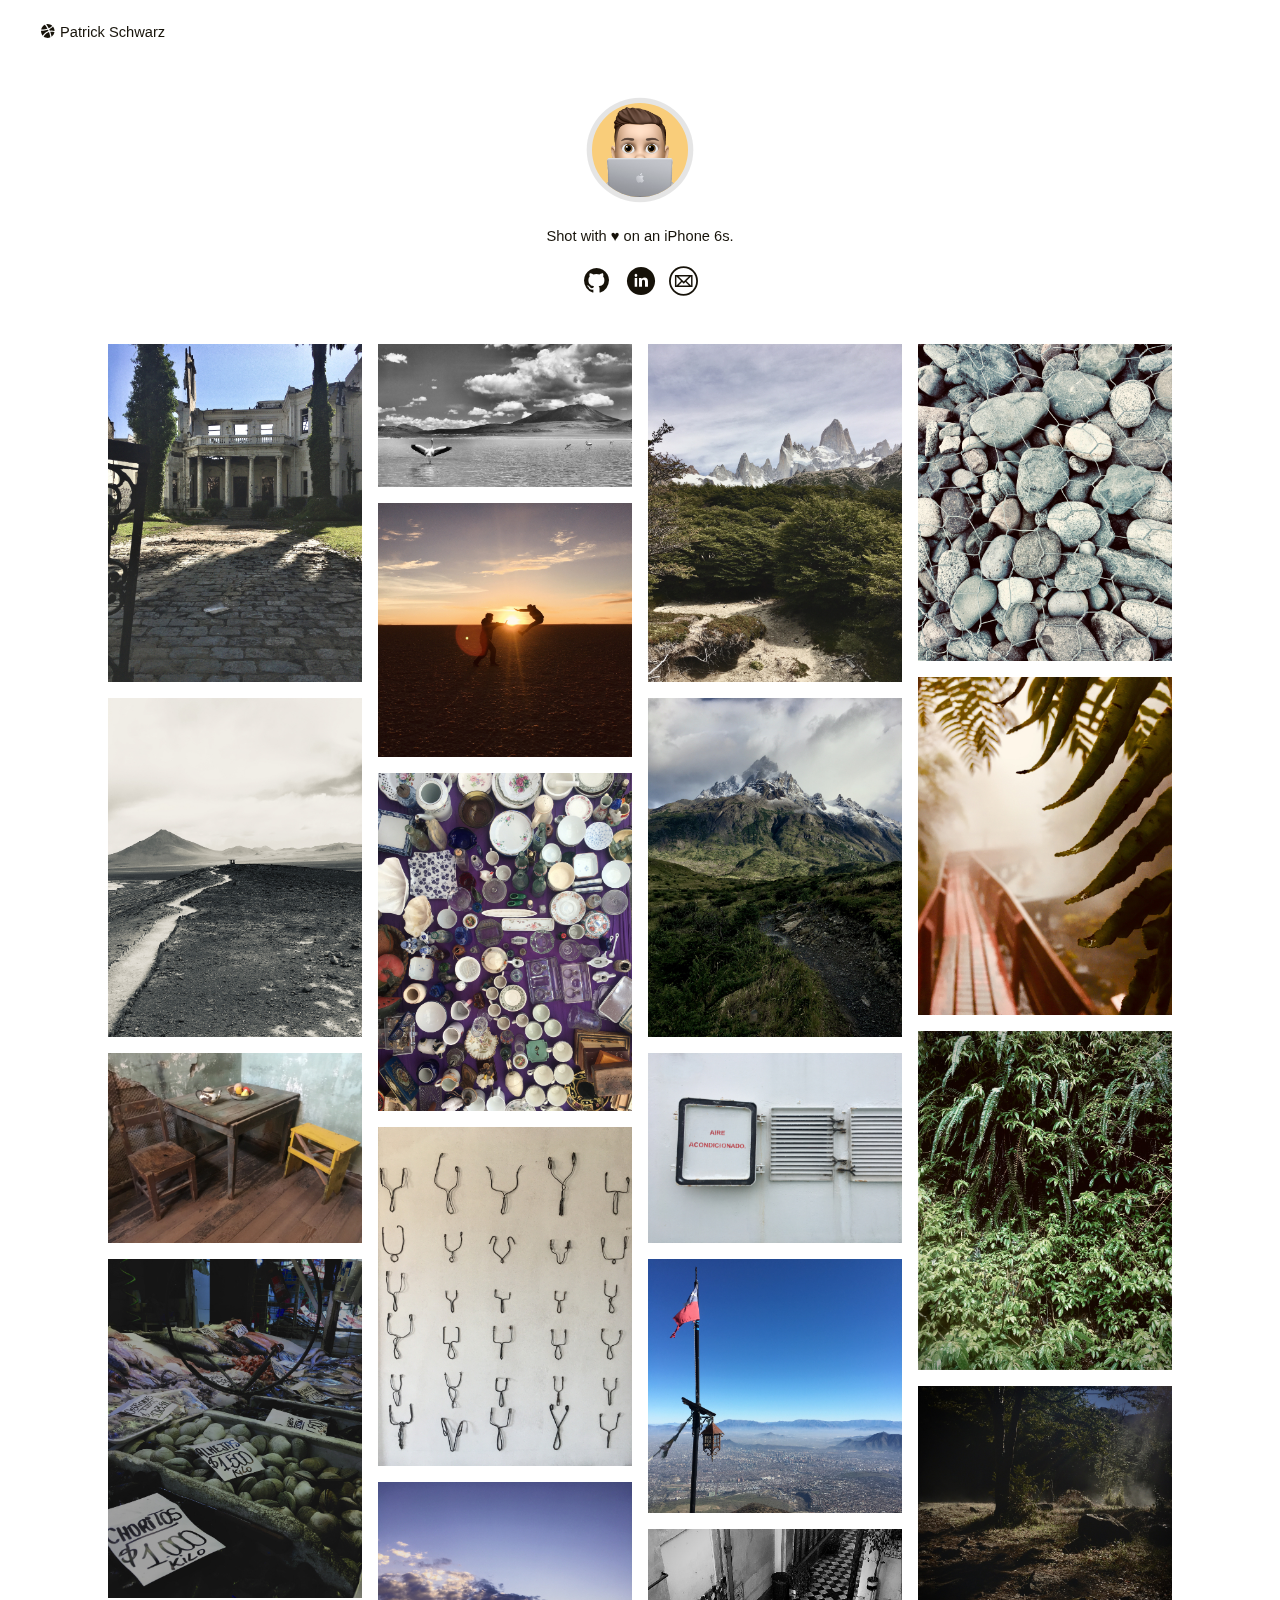
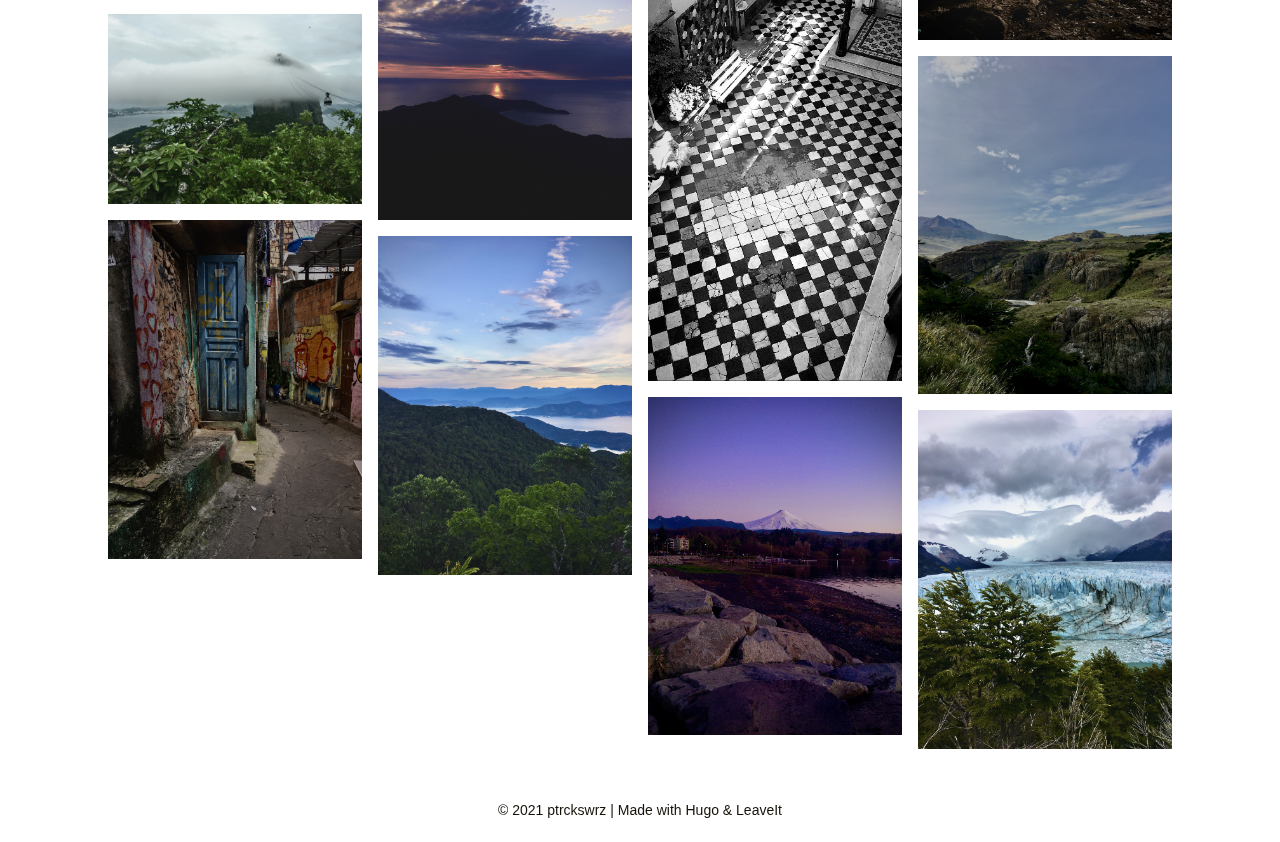
<file: index.html>
<!DOCTYPE html>
<html lang="en-us">
  <head>
    <meta name="generator" content="Hugo 0.78.1" />
    <meta http-equiv="content-type" content="text/html;charset=utf-8">
    <meta http-equiv="X-UA-Compatible" content="chrome=1">
    <meta name="viewport" content="width=device-width, initial-scale=1.0">
    <meta name="robots" content="noodp"/>
    <meta name="author" content="ptrckswrz">
    <meta name="msapplication-TileColor" content="#da532c">
    <meta name="theme-color" content="#ffffff">
    <meta name="title" content="Patrick Schwarz">
    <link rel="canonical" href="./" />
    <link rel="apple-touch-icon" sizes="180x180" href="/apple-touch-icon.png">
    <link rel="icon" type="image/png" sizes="32x32" href="/favicon-32x32.png">
    <link rel="icon" type="image/png" sizes="16x16" href="/favicon-16x16.png">
    <link rel="manifest" href="/site.webmanifest">
    <link rel="mask-icon" href="/safari-pinned-tab.svg" color="#5bbad5">
    <link rel="stylesheet" href="/font/iconfont.css">
    <link rel="stylesheet" href="/css/main.min.css">
    <title>
      Patrick Schwarz
    </title>
    <script type="application/ld+json">
      {
        "@context": "http://schema.org",
        "@type": "WebSite",
        "url": ".\/",
        "name": "Patrick Schwarz",
        "author": {
          "@type": "Person",
          "name": "ptrckswrz"
        },
        "description": "Personal gallery.",
      }
    </script>
  </head>
  <body class="">
    <div class="wrapper">
      <nav class="navbar">
        <div class="container">
          <div class="navbar-header header-logo">
            <a href="javascript:void(0);" class="theme-switch"><i class="iconfont icon-dribbble"></i></a>&nbsp;<a href="/">Patrick Schwarz</a>
          </div>
        </div>
      </nav>
      <nav class="navbar-mobile" id="nav-mobile" style="display: none">
        <div class="container">
          <div class="navbar-header">
            <div><a href="javascript:void(0);" class="theme-switch"><i class="iconfont icon-dribbble"></i></a>&nbsp;<a href="/">Patrick Schwarz</a></div>
            <div class="menu-toggle">
                <span></span><span></span><span></span>
            </div>
          </div>
        </div>
      </nav>
      <main class="main">
        <div class="container">
          <div class="post-warp">
	        <div class="intro">
              <div class="avatar">
                <img src="/img/avatar.png">
              </div>
              <h2 class="description">Shot with ♥ on an iPhone 6s.</h2>
              <div class="social-links">
                <a href="https://github.com/ptrckswrz" target="_blank" rel="me noopener"><i class="iconfont icon-github"></i></a>
                <a href="https://linkedin.com/in/ptrckswrz" target="_blank" rel="me noopener"><i class="iconfont icon-linkedin"></i></a>
                <a href="mailto:yerbamate@posteo.de" rel="me noopener"><i class="iconfont icon-mail01"></i></a>
              </div>
            </div>
            <div class="post-warp">
              <div class="post-content">
                <div class="gallery">
                  <div class="gallery-column">
                    <div class="gallery-cell">
                      <img src="/img/d5a448ab.jpg" class="lazyload">
                      <figcaption>Santiago, Chile</figcaption>
                    </div>
                    <div class="gallery-cell">
                      <img src="/img/65a6b64c.jpg" class="lazyload">
                      <figcaption>Potosí, Bolivia</figcaption>
                    </div>
                    <div class="gallery-cell">
                      <img src="/img/8f81f2fb.jpg" class="lazyload">
                      <figcaption>Humberstone, Chile</figcaption>
                    </div>
                    <div class="gallery-cell">
                      <img src="/img/b218ca64.jpg" class="lazyload">
                      <figcaption>Santiago, Chile</figcaption>
                    </div>
                    <div class="gallery-cell">
                      <img src="/img/912795db.jpg" class="lazyload">
                      <figcaption>Rio de Janeiro, Brazil</figcaption>
                    </div>
                    <div class="gallery-cell">
                      <img src="/img/f546318d.jpg" class="lazyload">
                      <figcaption>Rio de Janeiro, Brazil</figcaption>
                    </div>
                  </div>
                  <div class="gallery-column">
                    <div class="gallery-cell">
                      <img src="/img/e69f7c2f.jpg" class="lazyload">
                      <figcaption>Laguna Verde, Bolivia</figcaption>
                    </div>
                    <div class="gallery-cell">
                      <img src="/img/df10ed37.jpg" class="lazyload">
                      <figcaption>Salar de Uyuni, Bolivia</figcaption>
                    </div>
                    <div class="gallery-cell">
                      <img src="/img/e1fdc9ca.jpg" class="lazyload">
                      <figcaption>Iquique, Bolivia</figcaption>
                    </div>
                    <div class="gallery-cell">
                      <img src="/img/2b4b242b.jpg" class="lazyload">
                      <figcaption>Humberstone, Chile</figcaption>
                    </div>
                    <div class="gallery-cell">
                      <img src="/img/7b86756d.jpg" class="lazyload">
                      <figcaption>Ilha Grande, Chile</figcaption>
                    </div>
                    <div class="gallery-cell">
                      <img src="/img/9924a227.jpg" class="lazyload">
                      <figcaption>Ilha Grande, Brazil</figcaption>
                    </div>
                  </div>
                  <div class="gallery-column">
                    <div class="gallery-cell">
                      <img src="/img/81dbfce5.jpg" class="lazyload">
                      <figcaption>El Chaltén, Argentina</figcaption>
                    </div>
                    <div class="gallery-cell">
                      <img src="/img/8f0ab48d.jpg" class="lazyload">
                      <figcaption>Torres del Paine, Chile</figcaption>
                    </div>
                    <div class="gallery-cell">
                      <img src="/img/76ca38ad.jpg" class="lazyload">
                      <figcaption>Chile</figcaption>
                    </div>
                    <div class="gallery-cell">
                      <img src="/img/1a9c318e.jpg" class="lazyload">
                      <figcaption>Santiago, Chile</figcaption>
                    </div>
                    <div class="gallery-cell">
                      <img src="/img/005c74b6.jpg" class="lazyload">
                      <figcaption>San Telmo, Argentina</figcaption>
                    </div>
                    <div class="gallery-cell">
                      <img src="/img/7f4a1a07.jpg" class="lazyload">
                      <figcaption>Pucón, Chile</figcaption>
                    </div>
                  </div>
                  <div class="gallery-column">
                    <div class="gallery-cell">
                      <img src="/img/fdaf7043.jpg" class="lazyload">
                      <figcaption>Valle del Elqui, Chile</figcaption>
                    </div>
                    <div class="gallery-cell">
                      <img src="/img/8ced2d3d.jpg" class="lazyload">
                      <figcaption>Pucón, Chile</figcaption>
                    </div>
                    <div class="gallery-cell">
                      <img src="/img/3c709d0b.jpg" class="lazyload">
                      <figcaption>Carretera Austral, Chile</figcaption>
                    </div>
                    <div class="gallery-cell">
                      <img src="/img/a215bba2.jpg" class="lazyload">
                      <figcaption>Pucón, Chile</figcaption>
                    </div>
                    <div class="gallery-cell">
                      <img src="/img/2777d85d.jpg" class="lazyload">
                      <figcaption>El Chaltén, Argentina</figcaption>
                    </div>
                    <div class="gallery-cell">
                      <img src="/img/9f968fe6.jpg" class="lazyload">
                      <figcaption>Perito Moreno, Argentina</figcaption>
                    </div>
                  </div>
                </div>
              </div>
            </div>
          </div>
        </div>
      </main>
      <footer class="footer">
        <div class="copyright">
          &copy;<span itemprop="copyrightYear"> 2021 </span><span class="author" itemprop="copyrightHolder"><a href=".">ptrckswrz</a> | </span>
          <span>Made with <a href="https://gohugo.io/" target="_blank" rel="external nofollow">Hugo</a> & <a href="https://github.com/liuzc/leaveit" target="_blank" rel="external nofollow">LeaveIt</a></span>
        </div>
      </footer>
      <script src="/js/vendor_main.min.js" async=""></script>
    </div>
  </body>
</html>
</file>
<file: font/iconfont.css>
@font-face {font-family: "iconfont";
  src: url('iconfont.eot?t=1540738544101'); /* IE9*/
  src: url('iconfont.eot?t=1540738544101#iefix') format('embedded-opentype'), /* IE6-IE8 */
  url('[data-uri]') format('woff'),
  url('iconfont.ttf?t=1540738544101') format('truetype'), /* chrome, firefox, opera, Safari, Android, iOS 4.2+*/
  url('iconfont.svg?t=1540738544101#iconfont') format('svg'); /* iOS 4.1- */
}

.iconfont {
  font-family:"iconfont" !important;
  font-size:16px;
  font-style:normal;
  -webkit-font-smoothing: antialiased;
  -moz-osx-font-smoothing: grayscale;
}

.icon-flickr:before { content: "\e654"; }

.icon-tag:before { content: "\e6fd"; }

.icon-linkedin:before { content: "\e698"; }

.icon-mail:before { content: "\e759"; }

.icon-search:before { content: "\e627"; }

.icon-mail01:before { content: "\e642"; }

.icon-wechat:before { content: "\e68b"; }

.icon-facebook:before { content: "\e601"; }

.icon-twitter:before { content: "\eb2a"; }

.icon-love:before { content: "\e745"; }

.icon-github:before { content: "\e712"; }

.icon-pinterest:before { content: "\e7bf"; }

.icon-up:before { content: "\e750"; }

.icon-left:before { content: "\e60a"; }

.icon-folder:before { content: "\e638"; }

.icon-close:before { content: "\e6d5"; }

.icon-dribbble:before { content: "\e696"; }

.icon-instagram:before { content: "\e6b6"; }

.icon-tumblr:before { content: "\e61f"; }

.icon-telegram:before { content: "\e731"; }

.icon-xihuan:before { content: "\e86f"; }

.icon-xihuan1:before { content: "\e870"; }

.icon-right:before { content: "\e6dd"; }

.icon-medium-circle-fill:before { content: "\e887"; }
</file>
<file: css/main.min.css>
/*!normalize.css v8.0.0 | MIT License | github.com/necolas/normalize.css*/html{line-height:1.15;-webkit-text-size-adjust:100%}html,body,main,div,span,a,li,ul,hr,h1,h2,h3,h4{padding:0;margin:0}h1{font-size:2em;margin:.67em 0}hr{box-sizing:content-box;height:0;overflow:visible}pre{font-family:monospace,monospace;font-size:1em}a{background-color:transparent}abbr[title]{border-bottom:none;text-decoration:underline;text-decoration:underline dotted}b,strong{font-weight:bolder}code,kbd,samp{font-family:monospace,monospace;font-size:1em}small{font-size:80%}sub,sup{font-size:75%;line-height:0;position:relative;vertical-align:baseline}sub{bottom:-.25em}sup{top:-.5em}img{border-style:none}button,input,optgroup,select,textarea{font-family:inherit;font-size:100%;line-height:1.15;margin:0}button,input{overflow:visible}button,select{text-transform:none}button,[type=button],[type=reset],[type=submit]{-webkit-appearance:button}button::-moz-focus-inner,[type=button]::-moz-focus-inner,[type=reset]::-moz-focus-inner,[type=submit]::-moz-focus-inner{border-style:none;padding:0}button:-moz-focusring,[type=button]:-moz-focusring,[type=reset]:-moz-focusring,[type=submit]:-moz-focusring{outline:1px dotted ButtonText}fieldset{padding:.35em .75em .625em}legend{box-sizing:border-box;color:inherit;display:table;max-width:100%;padding:0;white-space:normal}progress{vertical-align:baseline}textarea{overflow:auto}[type=checkbox],[type=radio]{box-sizing:border-box;padding:0}[type=number]::-webkit-inner-spin-button,[type=number]::-webkit-outer-spin-button{height:auto}[type=search]{-webkit-appearance:textfield;outline-offset:-2px}[type=search]::-webkit-search-decoration{-webkit-appearance:none}::-webkit-file-upload-button{-webkit-appearance:button;font:inherit}details{display:block}summary{display:list-item}template{display:none}[hidden]{display:none}html::-webkit-scrollbar{width:8px;height:8px}html::-webkit-scrollbar-thumb{height:40px;background-color:#eee;border-radius:16px}html::-webkit-scrollbar-thumb:hover{background-color:#ddd}::selection{background:rgba(0,149,255,.1)}html{font-family:josefin sans,-apple-system,BlinkMacSystemFont,helvetica neue,pingfang sc,hiragino sans gb,STHeiti,microsoft yahei,wenquanyi micro hei,Arial,Verdana,sans-serif}body{font-size:11pt;font-weight:400;line-height:2em;background-color:#fff;color:#161209}body:before{content:"";background-repeat:no-repeat;background-position:50%;opacity:.05;position:fixed;top:0;left:0;width:100%;height:100%;z-index:-1;-webkit-filter:grayscale(100%);-moz-filter:grayscale(100%);-ms-filter:grayscale(100%);-o-filter:grayscale(100%);filter:grayscale(100%);filter:gray}body.dark-theme{background-color:#292a2d;color:#a9a9b3}a{color:#161209;text-decoration:none;transition:color .2s ease,border-color .2s ease,background .2s ease,opacity .2s ease}a:hover{color:#2d96bd;text-decoration:none;transition:color .2s ease,border-color .2s ease,background .2s ease,opacity .2s ease}.dark-theme a{color:#a9a9b3;text-decoration:none;transition:color .2s ease,border-color .2s ease,background .2s ease,opacity .2s ease}.dark-theme a:hover{color:#fff;text-decoration:none;transition:color .2s ease,border-color .2s ease,background .2s ease,opacity .2s ease}blockquote{font-size:1rem;display:block;border-width:1px 0;border-style:solid;border-color:#dcdcdc;padding:1.5em 1.2em .5em;margin:0 0 2em;position:relative}blockquote:before{content:'\201C';position:absolute;top:0;left:50%;transform:translate(-50%,-50%);background:#fff;width:3rem;height:2rem;font:6em/1.08em pt sans,sans-serif;color:#2d96bd;text-align:center}.dark-theme blockquote:before{color:#eee}blockquote:after{content:"#blockquote" attr(cite);display:block;text-align:right;font-size:.875em;color:#2d96bd}.dark-theme blockquote:after{color:#eee}.dark-theme blockquote{border-color:#4a4b50}.wrapper{display:flex;flex-direction:column;min-height:100vh;width:100%}.navbar{height:4rem;line-height:4rem;width:100%}.navbar .container{width:auto;max-width:1200px;text-align:center;margin:0 auto;display:flex;justify-content:space-between}.main{flex:1 0 auto}.container{padding-left:1em;padding-right:1em}.footer{height:4rem;width:100%;text-align:center;line-height:4rem;padding-top:2em}.notfound{font-size:2em;transform:translateY(35vh);text-align:center}.intro{transform:translateY(25vh);text-align:center}.intro .avatar{padding:10px}.intro .avatar img{width:128px;background-color:#f9cd7a;height:auto;display:inline-block;-webkit-border-radius:100%;border-radius:100%;-webkit-box-shadow:0 0 0 .3618em rgba(0,0,0,.1);box-shadow:0 0 0 .3618em rgba(0,0,0,.1);margin:0 auto;-webkit-transition:all ease .4s;-moz-transition:all ease .4s;-o-transition:all ease .4s;transition:all ease .4s}.intro .avatar img:hover{position:relative;-webkit-transform:translateY(-0.75em);-moz-transform:translateY(-0.75em);-ms-transform:translateY(-0.75em);-o-transform:translateY(-0.75em);transform:translateY(-0.75em)}.dark-theme .intro .avatar img{-webkit-box-shadow:0 0 0 .3618em #010101;box-shadow:0 0 0 .3618em rgba(255,255,255,.15)}h2.description{font-size:1em;font-weight:400;padding:5px}.social-links{padding:10px}.social-links a{padding:0 5px}.social-links a:hover{background-color:transparent}.social-links .iconfont{font-size:2em}.post-warp .archive-item{margin-left:2rem}.post-warp .categories-card{margin:0 auto;margin-top:3em;display:flex;align-items:center;justify-content:space-between;flex-direction:row;flex-wrap:wrap;padding:0 2.5em;line-height:1.6em}.post-warp .categories-card .card-item{font-size:14px;text-align:left;width:45%;display:flex;align-items:flex-start;margin-top:2em;min-height:16em;padding:0 2%;position:relative}.post-warp .categories-card .card-item .categories{overflow:hidden}.post-warp .archive-item-link{display:inline-block;text-decoration:none;overflow:hidden;text-overflow:ellipsis;white-space:nowrap;max-width:95%}.post-warp .archive-item-link:hover{color:#2d96bd;background-color:transparent}.dark-theme .post-warp .archive-item-link{color:#a9a9b3;text-decoration:none;transition:color .2s ease,border-color .2s ease,background .2s ease,opacity .2s ease}.dark-theme .post-warp .archive-item-link:hover{color:#fff;text-decoration:none;transition:color .2s ease,border-color .2s ease,background .2s ease,opacity .2s ease}.post-warp .archive-item-date{float:right;text-align:right;color:#a9a9b3}.dark-theme .post-warp .archive-item-date{color:#87878d}.post-warp .more-post{text-align:right}.categories h3{display:inline-block}.categories span{float:right;padding-right:1em}.post-warp{position:relative;width:100%;max-width:1080px;margin:0 auto}.post-warp .post-header h1{margin:0!important}.post-warp .post-title{font-size:2em;line-height:1.5em}.post-warp .post-meta{color:rgba(85,85,85,.52941)!important}.dark-theme .post-warp .post-meta{color:#87878d!important}.post-warp .post-meta a{color:#2d96bd}.dark-theme .post-warp .post-meta a{color:#eee}.post-warp .post-meta a:hover{color:#ef3982}.dark-theme .post-warp .post-meta a:hover{color:#fff}.post-warp .post-content{padding-top:1rem}.post-warp .post-content .gallery{box-sizing:border-box;display:flex;flex-wrap:wrap}.post-warp .post-content .gallery .gallery-column{box-sizing:border-box;flex:25%;max-width:25%;padding:0 4px}.post-warp .post-content .gallery .gallery-column .gallery-cell{border-spacing:box-sizing;position:relative}.post-warp .post-content .gallery .gallery-column .gallery-cell img{display:block}.post-warp .post-content .gallery .gallery-column .gallery-cell figcaption{position:absolute;display:flex;justify-content:center;align-items:center;top:0;color:#fff;width:100%;height:100%;font-size:20px;text-shadow:2px 2px #000;color:#fff;text-align:center;line-height:1.7;opacity:0;-webkit-transition:all ease .4s;-moz-transition:all ease .4s;-o-transition:all ease .4s;transition:all ease .4s}.post-warp .post-content .gallery .gallery-column .gallery-cell:hover figcaption{opacity:1;-webkit-transform:scale(0.89);-moz-transform:scale(0.89);-ms-transform:scale(0.89);-o-transform:scale(0.89);transform:scale(0.89)}.post-warp .post-content .gallery .gallery-column .gallery-cell:hover img{position:relative;-webkit-transform:scale(0.96);-moz-transform:scale(0.96);-ms-transform:scale(0.96);-o-transform:scale(0.96);transform:scale(0.96);cursor:pointer}.post-warp .post-content .gallery .gallery-column img{box-sizing:border-box;width:100%;vertical-align:middle;margin-top:16px;padding:0 4px;position:relative;display:block;cursor:pointer;-webkit-transition:all ease .4s;-moz-transition:all ease .4s;-o-transition:all ease .4s;transition:all ease .4s}.post-warp .post-content .gallery .gallery-column img:hover{position:relative;-webkit-transform:scale(0.96);-moz-transform:scale(0.96);-ms-transform:scale(0.96);-o-transform:scale(0.96);transform:scale(0.96);cursor:pointer}.post-warp .post-content h2,.post-warp .post-content h3,.post-warp .post-content h4,.post-warp .post-content h5,.post-warp .post-content h6{padding-top:.8em;padding-bottom:.3em}.post-warp .post-content h2::before{content:"#";margin-right:5px;color:#2d96bd}.dark-theme .post-warp .post-content h2::before{color:#eee}.post-warp .post-content h3::before{content:"|";margin-right:5px;color:#2d96bd}.dark-theme .post-warp .post-content h3::before{color:#eee}.post-warp .post-content a{color:#2d96bd}.dark-theme .post-warp .post-content a{color:#eee}.post-warp .post-content a:hover{color:#ef3982;cursor:pointer}.dark-theme .post-warp .post-content a:hover:hover{color:#fff;font-weight:700;text-decoration:underline}.post-warp .post-content code,.post-warp .post-content pre{padding:7px;font-size:13px;font-family:Consolas,Monaco,Menlo,Consolas,monospace;word-break:break-all;word-wrap:break-word}.post-warp .post-content code:not([class]){padding:5px;background:#fff;border:1px solid #ddd;box-shadow:1px 1px 0 #fff,2px 2px 0 #ddd;margin-left:3px;margin-right:3px}.dark-theme .post-warp .post-content code:not([class]):not([class]){background:0 0;box-shadow:1px 1px 0 #87878d,2px 2px 0 #87878d}.post-warp .post-content ul{padding-left:2em}.post-warp .post-content table{max-width:100%;margin:10px 0;border-spacing:0;box-shadow:2px 2px 3px rgba(0,0,0,.125)}.post-warp .post-content table th,.post-warp .post-content table td{padding:5px 15px;border:1px double #ebe9f5}.post-warp .post-content figure{text-align:center}.post-warp .post-content figure img:hover{cursor:zoom-in}.post-warp .post-content .image-caption:not(:empty){min-width:20%;max-width:80%;display:inline-block;padding:10px;margin:0 auto;border-bottom:1px solid #d9d9d9;font-size:14px;color:#969696;line-height:1.7}.post-warp .post-content .featured_image{width:100%!important;max-width:100%!important;height:auto!important;margin:0!important}.post-warp p{font-size:1em;margin:.5em 0}.post-warp .post-copyright{margin-top:5rem;border-top:1px solid #dcdcdc;border-bottom:1px solid #dcdcdc}.post-warp .post-copyright .copyright-item{margin:5px 0}.post-warp .post-copyright .lincese{font-weight:700}.dark-theme .post-warp .post-copyright{border-top:1px solid #4a4b50;border-bottom:1px solid #4a4b50}.post-warp .post-tags{padding:1rem 0;display:flex;justify-content:space-between}.post-warp .post-nav:before,.post-warp .post-nav:after{content:" ";display:table}.post-warp .post-nav a.prev,.post-warp .post-nav a.next{font-weight:600;font-size:16px;transition-property:transform;transition-timing-function:ease-out;transition-duration:.3s}.post-warp .post-nav a.prev{float:left}.post-warp .post-nav a.prev:hover{transform:translateX(-4px)}.post-warp .post-nav a.next{float:right}.post-warp .post-nav a.next:hover{transform:translateX(4px)}.post-warp .tag:not(:last-child) a::after{content:" / "}.post-warp .post-comment{padding:3em 0}.tag-cloud-tags{margin:10px 0}.tag-cloud-tags a{display:inline-block;position:relative;margin:5px 10px;word-wrap:break-word;transition-duration:.3s;transition-property:transform;transition-timing-function:ease-out}.tag-cloud-tags a:active,.tag-cloud-tags a:focus,.tag-cloud-tags a:hover{color:#2d96bd;transform:scale(1.1)}.dark-theme .tag-cloud-tags a:active,.dark-theme .tag-cloud-tags a:focus,.dark-theme .tag-cloud-tags a:hover{color:#fff}.tag-cloud-tags a small{color:#a9a9b3}.dark-theme .tag-cloud-tags a small{color:#fff}.post-warp .intro{transform:translateY(0);margin:2em 0 0}.post-warp .intro .avatar img{width:96px}.post-warp .post{margin-bottom:4em;border-bottom:1px dashed #ddd}.post-warp .post .post-content{padding-top:.5em}.post-warp .post .post-footer{display:flex;justify-content:space-between;align-items:center}.post-warp .post .post-footer .post-meta a{color:rgba(85,85,85,.52941)!important}.dark-theme .post-warp .post .post-footer .post-meta a{color:#87878d!important}.post-warp .post .post-footer .post-meta a:hover{color:#a9a9b3!important}.dark-theme .post-warp .post .post-footer .post-meta a:hover{color:#87878d!important}.post-warp .post .post-footer .post-tags span a{color:rgba(85,85,85,.52941)!important}.dark-theme .post-warp .post .post-footer .post-tags span a{color:#87878d!important}.post-warp .post .post-footer .post-tags span a:hover{color:#a9a9b3!important}.dark-theme .post-warp .post .post-footer .post-tags span a:hover{color:#87878d!important}.header-logo a{padding:0}.header-logo a i{line-height:2em}.navbar .menu a{padding:0 8px}.navbar .menu .active{font-weight:900;color:#161209}.dark-theme .navbar .menu .active{color:#fff}.navbar-header a:hover,.navbar .menu a:hover{background-color:transparent}.copyright{font-size:14px}#dynamic-to-top{display:none;overflow:hidden;width:auto;z-index:90;position:fixed;bottom:2em;right:2em;top:auto;left:auto;font-family:sans-serif;font-size:1em;color:#fff;text-decoration:none;text-shadow:0 1px 0 #333;font-weight:700;padding:17px 16px;border:1px solid #dcdcdc;background:#222;outline:none}#dynamic-to-top:hover{background:#000;cursor:pointer}#dynamic-to-top:active{background:#000;outline:none}#dynamic-to-top:focus,#dynamic-to-top:hover{outline:none}#dynamic-to-top span{display:block;overflow:hidden;width:14px;height:12px;background:url([data-uri])no-repeat 50%}.dark-theme #dynamic-to-top{border:1px solid #4a4b50}.pagination{display:flex;flex-direction:row;justify-content:center;list-style:none;white-space:nowrap;width:100%;padding-top:2em}.pagination a{-webkit-font-smoothing:antialiased;font-size:12px;color:#bfbfbf;letter-spacing:.1em;font-weight:700;padding:5px;text-decoration:none;transition:.3s}.pagination li{padding-bottom:3px;margin:0 20px;box-sizing:border-box;position:relative;display:inline}.pagination li.disabled{display:none}.pagination li:hover a{color:#000}.dark-theme .pagination li:hover a{color:#fff}.pagination li:before,.pagination li:after{position:absolute;content:"";width:0;height:3px;background:#000;transition:.3s;bottom:0}.dark-theme .pagination li:before,.dark-theme .pagination li:after{background:#fff}.pagination li:before .active,.pagination li:after .active{width:100%}.pagination li:before{left:50%}.pagination li:after{right:50%}.pagination li:hover:before,.pagination li:hover:after{width:50%}.pagination li.active a{color:#000}.dark-theme .pagination li.active a{color:#fff}.pagination li.active:before,.pagination li.active:after{width:60%}/*!Color themes for Google Code Prettify | MIT License | github.com/jmblog/color-themes-for-google-code-prettify*/.prettyprint{background:#2d2d2d;font-family:Menlo,Bitstream Vera Sans Mono,DejaVu Sans Mono,Monaco,Consolas,monospace;border:0!important}.pln{color:#ccc}ol.linenums{margin-top:0;margin-bottom:0;color:#999}li.L0,li.L1,li.L2,li.L3,li.L4,li.L5,li.L6,li.L7,li.L8,li.L9{padding-left:1em;background-color:#2d2d2d;list-style-type:decimal}@media screen{.str{color:#9c9}.kwd{color:#c9c}.com{color:#999}.typ{color:#69c}.lit{color:#f99157}.pun,.opn,.clo{color:#ccc}.tag{color:#f2777a}.atn{color:#f99157}.atv{color:#6cc}.dec{color:#f99157}.var{color:#f2777a}.fun{color:#69c}}@media(max-width:800px){.post-warp .post-content .gallery .gallery-column{flex:50%;max-width:50%}}@media(max-width:600px){.post-warp .post-content .gallery .gallery-column{flex:100%;max-width:100%}}@media only screen and (min-device-width:320px) and (max-device-width:480px){.navbar{display:none}.navbar-mobile{display:block!important;position:fixed;width:100%;z-index:100;transition:all .6s ease 0s}.navbar-mobile .container{padding:0;margin:0;height:5em;line-height:5.5em;background:#fff}.navbar-mobile .container .navbar-header{display:flex;justify-content:space-between;align-items:center;width:100%;padding-right:1em;padding-left:1em;box-sizing:border-box}.navbar-mobile .container .navbar-header .menu-toggle{cursor:pointer;line-height:5.5em}.navbar-mobile .container .navbar-header .menu-toggle span{display:block;background:#000;width:36px;height:2px;-webkit-border-radius:3px;-moz-border-radius:3px;border-radius:3px;-webkit-transition:.25s margin .25s,.25s transform;-moz-transition:.25s margin .25s,.25s transform;transition:.25s margin .25s,.25s transform}.dark-theme .navbar-mobile .container .navbar-header .menu-toggle span{background:#a9a9b3}.navbar-mobile .container .navbar-header .menu-toggle span:nth-child(1){margin-bottom:8px}.navbar-mobile .container .navbar-header .menu-toggle span:nth-child(3){margin-top:8px}.navbar-mobile .container .navbar-header .menu-toggle.active span{-webkit-transition:.25s margin,.25s transform .25s;-moz-transition:.25s margin,.25s transform .25s;transition:.25s margin,.25s transform .25s}.navbar-mobile .container .navbar-header .menu-toggle.active span:nth-child(1){-moz-transform:rotate(45deg)translate(4px,6px);-ms-transform:rotate(45deg)translate(4px,6px);-webkit-transform:rotate(45deg)translate(4px,6px);transform:rotate(45deg)translate(4px,6px)}.navbar-mobile .container .navbar-header .menu-toggle.active span:nth-child(2){opacity:0}.navbar-mobile .container .navbar-header .menu-toggle.active span:nth-child(3){-moz-transform:rotate(-45deg)translate(8px,-10px);-ms-transform:rotate(-45deg)translate(8px,-10px);-webkit-transform:rotate(-45deg)translate(8px,-10px);transform:rotate(-45deg)translate(8px,-10px)}.navbar-mobile .container .menu{text-align:center;background:#fff;border-top:2px solid #000;padding-top:1em;padding-bottom:1em;display:none;box-shadow:0 2px 4px rgba(0,0,0,.1),0 4px 8px rgba(0,0,0,.1)}.navbar-mobile .container .menu a{display:block;line-height:2.5em}.navbar-mobile .container .menu.active{display:block}.dark-theme .navbar-mobile .container .menu{background:#292a2d;border-top:2px solid #87878d}.dark-theme .navbar-mobile .container{background:#292a2d!important}#dynamic-to-top{display:none!important}.footer{height:3rem;width:100%;text-align:center;line-height:1.5rem;padding-top:2em}.post-warp{padding-top:6em}.post-warp .archive-item-date{display:none}.post-warp .categories-card .card-item{width:95%}}@media only screen and (min-width:1224px){.navbar-mobile{display:none}}@media only screen and (min-width:1824px){}
</file>
